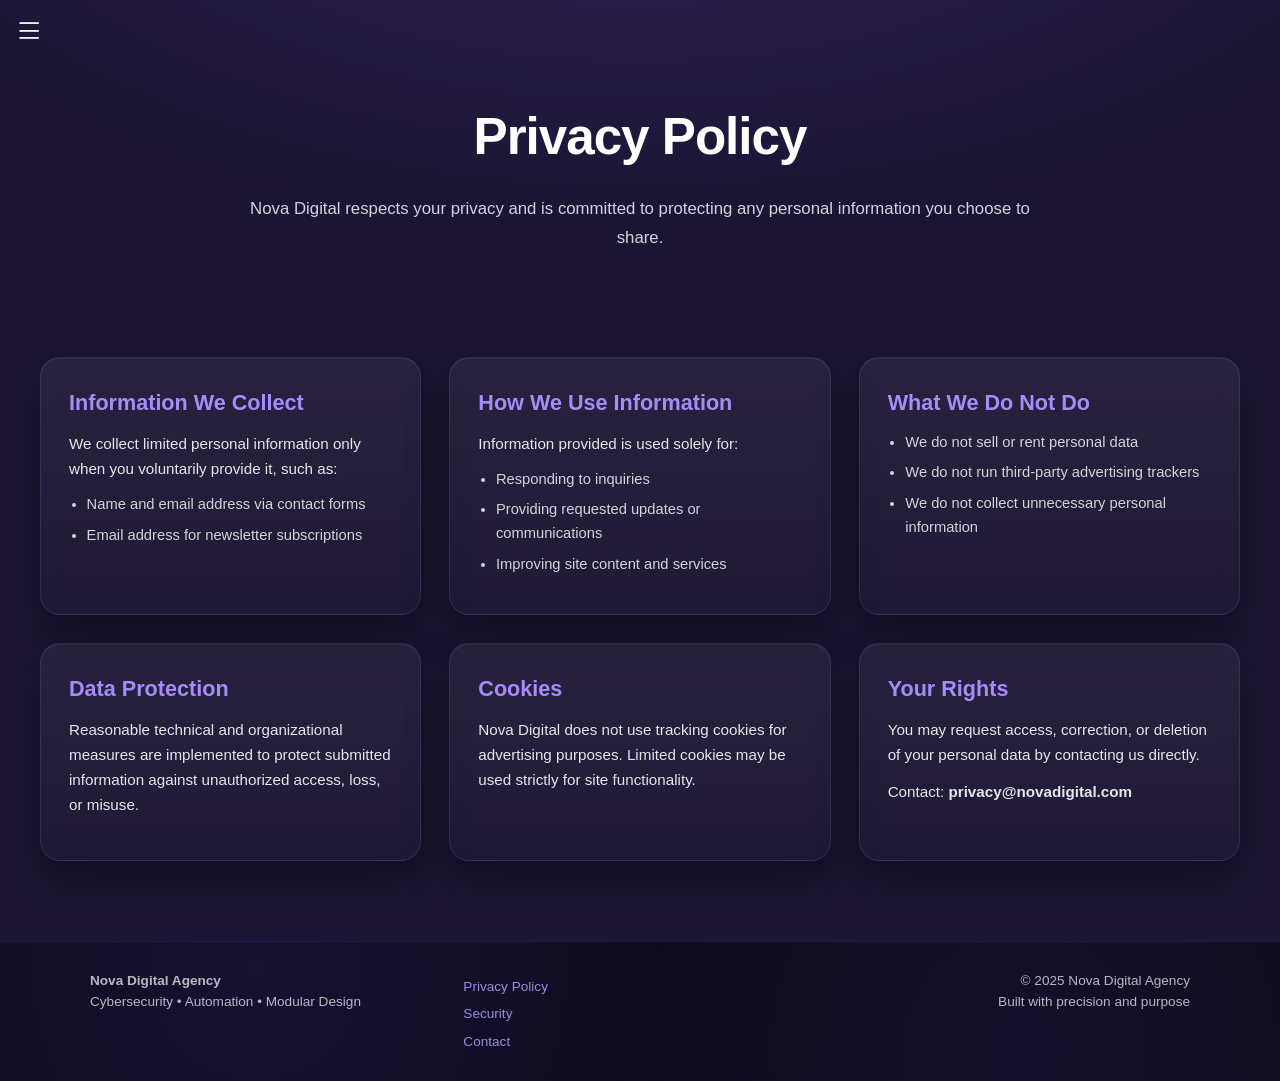
<file: sections/privacy.html>
<!DOCTYPE html>
<html lang="en">
<head>
  <meta charset="UTF-8" />
  <meta name="viewport" content="width=device-width, initial-scale=1.0" />
  <meta name="description" content="Nova Digital Privacy Policy — how we collect, use, and protect personal data." />
  <title>Privacy Policy — Nova Digital</title>
  <link rel="stylesheet" href="../assets/css/base.css">
  <link rel="stylesheet" href="../assets/css/sidebar.css">
  <link rel="stylesheet" href="../assets/css/style1.css">
  <link rel="stylesheet" href="https://cdn.jsdelivr.net/npm/bootstrap-icons/font/bootstrap-icons.css">
</head>

<body>
  <button
  id="toggleBtn"
  aria-label="Toggle menu"
  aria-expanded="false"
  aria-controls="sidebar">
  <i class="bi bi-list" aria-hidden="true"></i>
 </button>
  <nav id="sidebar" aria-label="Sidebar navigation">
  <ul>
    <li>
      <a href="../index.html#home"><i class="bi bi-house-door"></i> Home</a>
    </li>

    <li>
      <a href="about.html"><i class="bi bi-person"></i> About</a>
    </li>

    <li>
      <a href="services.html"><i class="bi bi-gear"></i> Services</a>
    </li>

    <li>
      <a href="projects.html"><i class="bi bi-kanban"></i> Projects</a>
    </li>

    <li>
      <a href="labs.html"><i class="bi bi-flask"></i> Labs</a>
    </li>

    <li>
      <a href="knowledge.html"><i class="bi bi-book"></i> Knowledge</a>
    </li>

    <li>
      <a href="contact.html"><i class="bi bi-envelope"></i> Contact </a>
    </li>
  </ul>
</nav>


<div id="backdrop"></div>

<main class="page">

  <!-- Page Hero -->
  <section class="page-hero">
    <h1 class="page-title">Privacy Policy</h1>
    <p class="page-intro">
      Nova Digital respects your privacy and is committed to protecting any
      personal information you choose to share.
    </p>
  </section>

  <!-- Page Content -->
  <section class="page-content">
    <div class="content-grid">

      <article class="content-card">
        <h2>Information We Collect</h2>
        <p>
          We collect limited personal information only when you voluntarily
          provide it, such as:
        </p>
        <ul>
          <li>Name and email address via contact forms</li>
          <li>Email address for newsletter subscriptions</li>
        </ul>
      </article>

      <article class="content-card">
        <h2>How We Use Information</h2>
        <p>
          Information provided is used solely for:
        </p>
        <ul>
          <li>Responding to inquiries</li>
          <li>Providing requested updates or communications</li>
          <li>Improving site content and services</li>
        </ul>
      </article>

      <article class="content-card">
        <h2>What We Do Not Do</h2>
        <ul>
          <li>We do not sell or rent personal data</li>
          <li>We do not run third-party advertising trackers</li>
          <li>We do not collect unnecessary personal information</li>
        </ul>
      </article>

      <article class="content-card">
        <h2>Data Protection</h2>
        <p>
          Reasonable technical and organizational measures are implemented to
          protect submitted information against unauthorized access, loss, or
          misuse.
        </p>
      </article>

      <article class="content-card">
        <h2>Cookies</h2>
        <p>
          Nova Digital does not use tracking cookies for advertising purposes.
          Limited cookies may be used strictly for site functionality.
        </p>
      </article>

      <article class="content-card">
        <h2>Your Rights</h2>
        <p>
          You may request access, correction, or deletion of your personal data
          by contacting us directly.
        </p>
        <p>
          Contact: <strong>privacy@novadigital.com</strong>
        </p>
      </article>

    </div>
  </section>

</main>

<footer class="site-footer">
  <div class="footer-inner">
    <div>
      <strong>Nova Digital Agency</strong>
      <p>Cybersecurity • Automation • Modular Design</p>
    </div>

    <div>
      <a href="privacy.html">Privacy Policy</a>
      <a href="security.html">Security</a>
      <a href="contact.html">Contact</a>
    </div>

    <div class="footer-meta">
      © 2025 Nova Digital Agency<br>
      Built with precision and purpose
    </div>
  </div>
</footer>

</body>
</html>
</file>
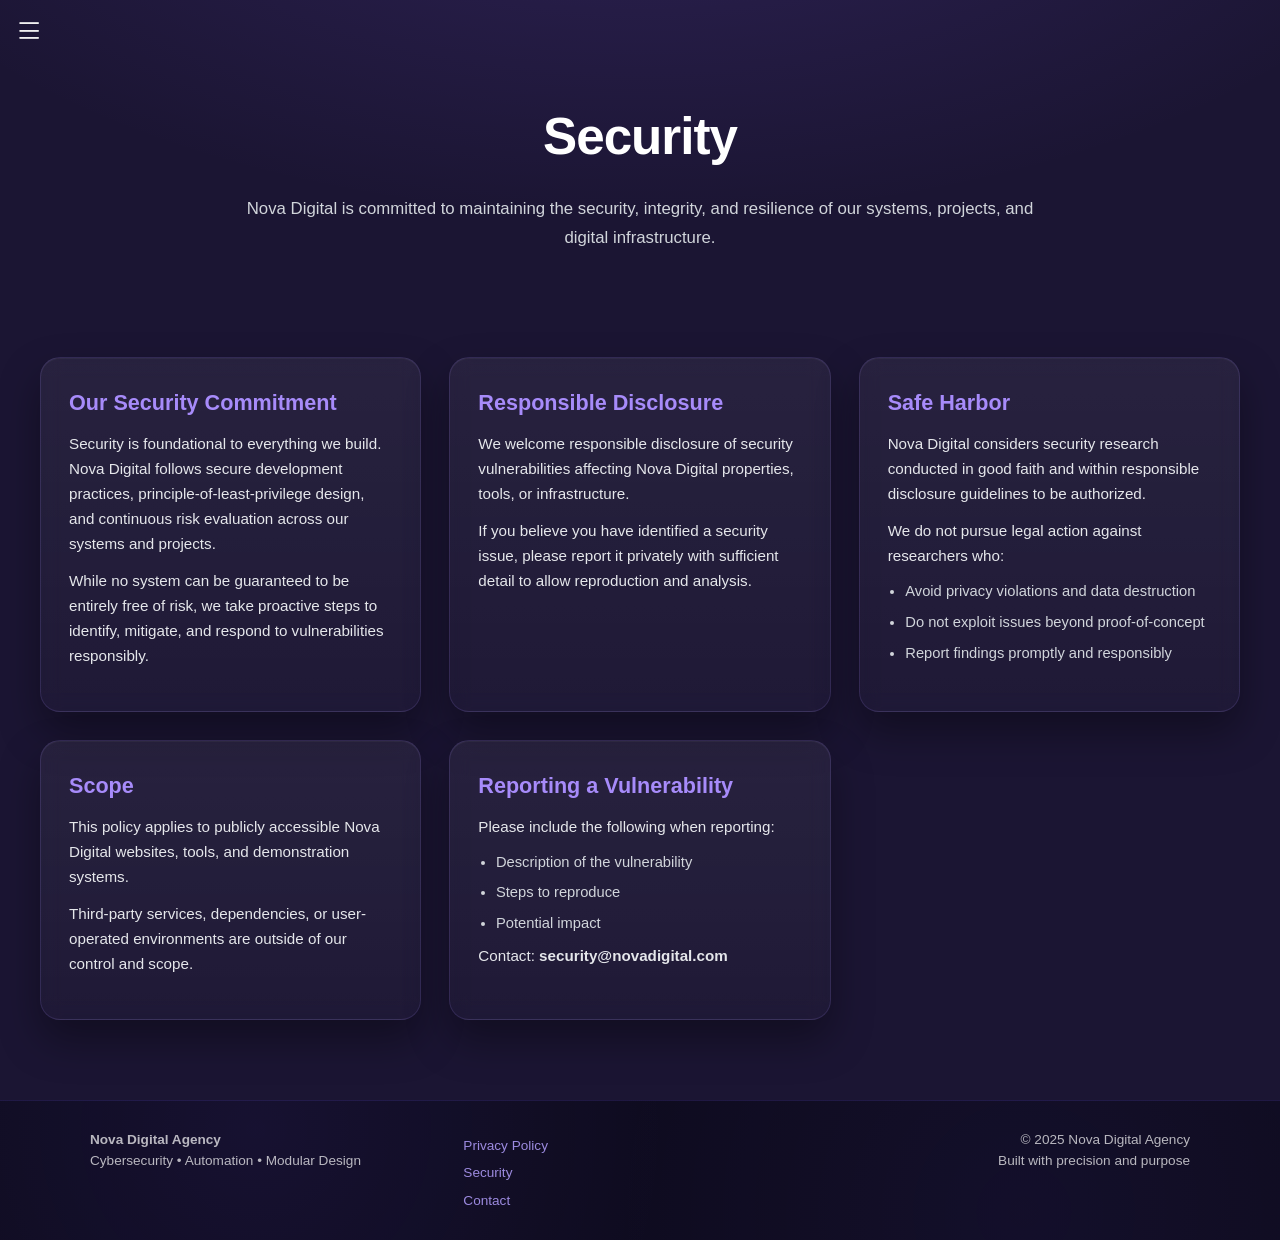
<file: sections/security.html>
<!DOCTYPE html>
<html lang="en">
<head>
  <meta charset="UTF-8" />
  <meta name="viewport" content="width=device-width, initial-scale=1.0" />
  <meta name="description" content="Nova Digital Security Policy — our commitment to protecting systems, users, and responsible disclosure." />
  <title>Security — Nova Digital</title>
  <link rel="stylesheet" href="../assets/css/base.css">
  <link rel="stylesheet" href="../assets/css/sidebar.css">
  <link rel="stylesheet" href="../assets/css/style1.css">
  <link rel="stylesheet" href="https://cdn.jsdelivr.net/npm/bootstrap-icons/font/bootstrap-icons.css">
</head>

<body>
  <button
  id="toggleBtn"
  aria-label="Toggle menu"
  aria-expanded="false"
  aria-controls="sidebar">
  <i class="bi bi-list" aria-hidden="true"></i>
 </button>
  <nav id="sidebar" aria-label="Sidebar navigation">
  <ul>
    <li>
      <a href="../index.html#home"><i class="bi bi-house-door"></i> Home</a>
    </li>

    <li>
      <a href="about.html"><i class="bi bi-person"></i> About</a>
    </li>

    <li>
      <a href="services.html"><i class="bi bi-gear"></i> Services</a>
    </li>

    <li>
      <a href="projects.html"><i class="bi bi-kanban"></i> Projects</a>
    </li>

    <li>
      <a href="labs.html"><i class="bi bi-flask"></i> Labs</a>
    </li>

    <li>
      <a href="knowledge.html"><i class="bi bi-book"></i> Knowledge</a>
    </li>

    <li>
      <a href="contact.html"><i class="bi bi-envelope"></i> Contact </a>
    </li>
  </ul>
</nav>


<div id="backdrop"></div>

<main class="page">

  <!-- Page Hero -->
  <section class="page-hero">
    <h1 class="page-title">Security</h1>
    <p class="page-intro">
      Nova Digital is committed to maintaining the security, integrity, and
      resilience of our systems, projects, and digital infrastructure.
    </p>
  </section>

  <!-- Page Content -->
  <section class="page-content">
    <div class="content-grid">

      <article class="content-card">
        <h2>Our Security Commitment</h2>
        <p>
          Security is foundational to everything we build. Nova Digital follows
          secure development practices, principle-of-least-privilege design, and
          continuous risk evaluation across our systems and projects.
        </p>
        <p>
          While no system can be guaranteed to be entirely free of risk, we take
          proactive steps to identify, mitigate, and respond to vulnerabilities
          responsibly.
        </p>
      </article>

      <article class="content-card">
        <h2>Responsible Disclosure</h2>
        <p>
          We welcome responsible disclosure of security vulnerabilities affecting
          Nova Digital properties, tools, or infrastructure.
        </p>
        <p>
          If you believe you have identified a security issue, please report it
          privately with sufficient detail to allow reproduction and analysis.
        </p>
      </article>

      <article class="content-card">
        <h2>Safe Harbor</h2>
        <p>
          Nova Digital considers security research conducted in good faith and
          within responsible disclosure guidelines to be authorized.
        </p>
        <p>
          We do not pursue legal action against researchers who:
        </p>
        <ul>
          <li>Avoid privacy violations and data destruction</li>
          <li>Do not exploit issues beyond proof-of-concept</li>
          <li>Report findings promptly and responsibly</li>
        </ul>
      </article>

      <article class="content-card">
        <h2>Scope</h2>
        <p>
          This policy applies to publicly accessible Nova Digital websites,
          tools, and demonstration systems.
        </p>
        <p>
          Third-party services, dependencies, or user-operated environments are
          outside of our control and scope.
        </p>
      </article>

      <article class="content-card">
        <h2>Reporting a Vulnerability</h2>
        <p>
          Please include the following when reporting:
        </p>
        <ul>
          <li>Description of the vulnerability</li>
          <li>Steps to reproduce</li>
          <li>Potential impact</li>
        </ul>
        <p>
          Contact: <strong>security@novadigital.com</strong>
        </p>
      </article>

    </div>
  </section>

</main>

<footer class="site-footer">
  <div class="footer-inner">
    <div>
      <strong>Nova Digital Agency</strong>
      <p>Cybersecurity • Automation • Modular Design</p>
    </div>

    <div>
      <a href="privacy.html">Privacy Policy</a>
      <a href="security.html">Security</a>
      <a href="contact.html">Contact</a>
    </div>

    <div class="footer-meta">
      © 2025 Nova Digital Agency<br>
      Built with precision and purpose
    </div>
  </div>
</footer>

</body>
</html>
</file>
<file: assets/css/base.css>
* {
  margin: 0;
  padding: 0;
  box-sizing: border-box;
}
* {
  -webkit-tap-highlight-color: transparent;
}
:root {
  --bg-light: #f0f0f0;
  --bg-dark: #333;
  --primary-color: #4a00e0;
  --secondary-color: #8e2de2;
  --sidebar-width: 220px;
  --section-bg: #0f172a;
  --section-text: #e5e7eb;
  --bg-main: radial-gradient(circle at top, #1a1435, #0b071a);
  --bg-card: rgba(255, 255, 255, 0.05);
  --text-main: #eae7ff;
  --text-muted: #b7b2ff;
  --accent: #7c5cff;
}
body {
  font-family: 'Poppins', 'Segoe UI', Arial, sans-serif;
  font-weight: 400;
  -webkit-font-smoothing: antialiased;
  -moz-osx-font-smoothing: grayscale;
  line-height: 1.6;
  background-color: #1b1533;
  transition: background 0.3s ease, color 0.3s ease;
  color: whitesmoke;
  height: auto;
  overflow-y: scroll;
  overflow-x: hidden;
}


/* =========================
   SHARED UTILITIES
========================= */

.section {
  padding: 5rem 1.5rem;
}

.section-title {
  font-size: 2.2rem;
  color: var(--accent);
  text-align: center;
  margin-bottom: 1rem;
}
</file>
<file: assets/css/sidebar.css>
@media (prefers-reduced-motion: reduce) {
  #sidebar,
  .content,
  #backdrop {
    transition: none !important;
  }
}

@media (max-width: 768px) {
  h1 {
    font-size: 2.2rem;
    line-height: 1.2;
  }

  h2 {
    font-size: 1.6rem;
  }

  p {
    font-size: 0.95rem;
    line-height: 1.6;
  }
}

@media (max-width: 768px) {
  .hero {
    min-height: auto;
    padding: 80px 20px 70px;
    text-align: center;
  }

  .hero button {
    width: 100%;
    max-width: 320px;
  }
}

@media (max-width: 768px) {
  #sidebar {
    width: 200px;
    left: -200px;
  }

  .content.shifted {
    margin-left: 0;
  }
}

@media (max-width: 768px) {
  .theme-toggle {
    top: 14px;
    right: 14px;
    font-size: 1.2rem;
  }
}

@media (prefers-reduced-motion: reduce) {
  * {
    transition: none !important;
  }
}


.sidebar-overlay {
  position: fixed;
  inset: 0;
  background: rgba(0,0,0,0.5);
  z-index: 900;
  opacity: 0;
  pointer-events: none;
  transition: opacity 0.3s ease;
}

.sidebar-overlay.active {
  opacity: 1;
  pointer-events: all;
}

@media (max-width: 768px) {
  .service-grid,
  .project-grid {
    grid-template-columns: 1fr;
    gap: 20px;
  }

  .service-card,
  .project-card {
    padding: 22px;
  }
}

@media (hover: none) {
  .service-card:active,
  .project-card:active,
  .contact-item:active {
    transform: scale(0.98);
    box-shadow: 0 0 0 2px rgba(124, 92, 255, 0.35);
  }
}

@media (max-width: 768px) {
  .contact-methods {
    width: 100%;
    padding: 0 10px;
  }

  .contact-item {
    text-align: left;
  }
}

@media (max-width: 768px) {
  .footer-inner {
    text-align: center;
  }

  .footer-meta {
    text-align: center;
    margin-top: 10px;
  }
}




/* Sidebar Styles */
#sidebar {
  position: fixed;
  top: 0;
  left: -220px;
  width: 220px;
  height: 79vh;
  background: var(--bg-dark);
  z-index: 1100; /* IMPORTANT */
  transition: left 0.3s ease;
}

#sidebar.active {
  left: 0;
}
 
#sidebar ul {
  list-style: none;
  margin: 0;
  padding: 0;
}
#sidebar li {
  border-bottom: 1px solid rgba(255,255,255,0.2);
}
#sidebar a {
  display: flex;
  align-items: center;
  padding: 18px 30px;
  color: #fff;
  text-decoration: none;
  font-weight: 600;
  transition:
    background 0.2s ease,
    transform 0.2s ease;
}
#sidebar a:hover {
  background: rgba(255,255,255,0.15);
  transform: translateX(4px);
}
#sidebar i {
  margin-right: 15px;
  font-size: 1.2em;
}
#sidebar svg {
  width: 18px;
  height: 18px;
}
/* Content Shift when Sidebar is Active */
#toggleBtn {
  position: fixed;
  top: 15px;
  left: 15px;
  background: transparent;
  border: none;
  font-size: 1.8em;
  color: var(--bg-light);
  cursor: pointer;
  z-index: 1200;
  transition: color 0.3s;
}
.content {
  margin-left: 0;
  transition: margin-left 0.3s ease;
}

/* desktop behavior */
@media (min-width: 768px) {
  .content.shifted {
    margin-left: var(--sidebar-width);
  }
}


/* Backdrop */
#backdrop {
  position: fixed;
  inset: 0;
  background: rgba(0,0,0,0.5);
  backdrop-filter: blur(2px);
  opacity: 0;
  pointer-events: none;
  transition: opacity 0.3s ease;
  z-index: 900;
}

#backdrop.active {
  opacity: 1;
  pointer-events: all;
}
</file>
<file: assets/css/style1.css>
/* ======================================================
   SECTION PAGES — GLOBAL STYLES (style1.css)
   ====================================================== */

/* Page wrapper */
.page {
  min-height: 100vh;
}

/* ======================================================
   PAGE HERO
   ====================================================== */

.page-hero {
  padding: clamp(4rem, 8vw, 6rem) 1.5rem 3rem;
  text-align: center;
  background:
    radial-gradient(
      1200px 600px at 50% -200px,
      rgba(138, 99, 255, 0.18),
      transparent 70%
    );
}

.page-title {
  font-size: clamp(2.4rem, 5vw, 3.2rem);
  font-weight: 700;
  letter-spacing: -0.02em;
  color: #ffffff;
  margin-bottom: 1rem;
}

.page-intro {
  max-width: 820px;
  margin: 0 auto;
  font-size: 1.05rem;
  line-height: 1.75;
  color: #d1d5db;
}

/* ======================================================
   PAGE CONTENT
   ====================================================== */

.page-content {
  padding: 3.5rem 1.5rem 5rem;
}

/* Grid system */
.content-grid {
  max-width: 1200px;
  margin: 0 auto;
  display: grid;
  grid-template-columns: repeat(auto-fit, minmax(280px, 1fr));
  gap: 1.75rem;
}

/* ======================================================
   CONTENT CARDS
   ====================================================== */

.content-card {
  position: relative;
  padding: 1.75rem 1.75rem 1.9rem;
  border-radius: 1.25rem;
  background:
    linear-gradient(
      180deg,
      rgba(255, 255, 255, 0.06),
      rgba(255, 255, 255, 0.02)
    );
  border: 1px solid rgba(167, 139, 250, 0.15);
  backdrop-filter: blur(10px);
  box-shadow:
    0 20px 40px rgba(0, 0, 0, 0.35),
    inset 0 1px 0 rgba(255, 255, 255, 0.04);
  transition:
    transform 0.25s ease,
    box-shadow 0.25s ease,
    border-color 0.25s ease;
}

.content-card:hover {
  transform: translateY(-6px);
  border-color: rgba(167, 139, 250, 0.35);
  box-shadow:
    0 30px 60px rgba(0, 0, 0, 0.45),
    0 0 0 1px rgba(167, 139, 250, 0.25);
}

/* Headings inside cards */
.content-card h2 {
  font-size: 1.35rem;
  margin-bottom: 0.65rem;
  color: #a78bfa;
}

.content-card h3 {
  margin-top: 1.1rem;
  font-size: 1.05rem;
  color: #c4b5fd;
}

/* Text */
.content-card p {
  font-size: 0.95rem;
  line-height: 1.65;
  color: #e5e7eb;
  margin-bottom: 0.75rem;
}

/* Lists */
.content-card ul {
  padding-left: 1.1rem;
  margin-top: 0.6rem;
}

.content-card li {
  font-size: 0.92rem;
  margin-bottom: 0.45rem;
  color: #d1d5db;
}

.content-card li strong {
  color: #f5f3ff;
  font-weight: 600;
}

/* ======================================================
   CTA BUTTON (shared across Labs / Projects / Contact)
   ====================================================== */

.card-cta {
  display: inline-block;
  margin-top: 1rem;
  padding: 0.55rem 1.25rem;
  border-radius: 999px;
  font-size: 0.85rem;
  font-weight: 600;
  text-decoration: none;
  color: #ffffff;
  background: linear-gradient(
    135deg,
    #7c3aed,
    #5b21b6
  );
  box-shadow:
    0 10px 25px rgba(124, 58, 237, 0.4);
  transition:
    transform 0.2s ease,
    box-shadow 0.2s ease,
    filter 0.2s ease;
}

.card-cta:hover {
  transform: translateY(-2px);
  filter: brightness(1.1);
  box-shadow:
    0 14px 35px rgba(124, 58, 237, 0.55);
}

/* ======================================================
   FORMS (Contact & Newsletter)
   ====================================================== */

.contact-form,
.newsletter-form {
  display: grid;
  gap: 0.9rem;
  margin-top: 1rem;
}

.contact-form label,
.newsletter-form label {
  font-size: 0.8rem;
  color: #cbd5f5;
  display: flex;
  flex-direction: column;
  gap: 0.35rem;
}

.contact-form input,
.contact-form textarea,
.newsletter-form input {
  background: rgba(15, 15, 30, 0.8);
  border: 1px solid rgba(167, 139, 250, 0.2);
  border-radius: 0.6rem;
  padding: 0.55rem 0.65rem;
  color: #ffffff;
  font-size: 0.85rem;
}

.contact-form input:focus,
.contact-form textarea:focus,
.newsletter-form input:focus {
  outline: none;
  border-color: rgba(167, 139, 250, 0.5);
  box-shadow: 0 0 0 2px rgba(167, 139, 250, 0.15);
}

/* ======================================================
   RESPONSIVE TWEAKS
   ====================================================== */

@media (max-width: 640px) {
  .page-content {
    padding-top: 2.5rem;
  }

  .content-card {
    padding: 1.5rem;
  }
}

/* Footer */
.site-footer {
  background: #0e0b1f;
  border-top: 1px solid rgba(124, 92, 255, 0.15);
  padding: 28px 20px;
  font-size: 0.85rem;
}
.contact,
.site-footer {
  background-image:
    radial-gradient(circle at 20% 20%, rgba(124,92,255,0.08), transparent 40%),
    radial-gradient(circle at 80% 80%, rgba(124,92,255,0.05), transparent 40%);
}
.footer-inner {
  max-width: 1100px;
  margin: auto;
  display: grid;
  grid-template-columns: repeat(auto-fit, minmax(220px, 1fr));
  gap: 20px;
  color: rgba(255, 255, 255, 0.7);
}
.site-footer a {
  display: block;
  color: rgba(180, 160, 255, 0.85);
  text-decoration: none;
  margin-top: 6px;
}
.site-footer a:hover {
  color: #fff;
}
.footer-meta {
  text-align: right;
}

@media (max-width: 768px) {
  h1 {
    font-size: 2.2rem;
    line-height: 1.2;
  }

  h2 {
    font-size: 1.6rem;
  }

  p {
    font-size: 0.95rem;
    line-height: 1.6;
  }
}

@media (max-width: 768px) {
  .hero {
    min-height: auto;
    padding: 80px 20px 70px;
    text-align: center;
  }

  .hero button {
    width: 100%;
    max-width: 320px;
  }
}

@media (max-width: 768px) {
  #sidebar {
    width: 200px;
    left: -200px;
  }

  .content.shifted {
    margin-left: 0;
  }
}

@media (max-width: 768px) {
  .theme-toggle {
    top: 14px;
    right: 14px;
    font-size: 1.2rem;
  }
}

@media (prefers-reduced-motion: reduce) {
  * {
    transition: none !important;
  }
}
@media (max-width: 768px) {
  .service-grid,
  .project-grid {
    grid-template-columns: 1fr;
    gap: 20px;
  }

  .service-card,
  .project-card {
    padding: 22px;
  }
}

@media (hover: none) {
  .service-card:active,
  .project-card:active,
  .contact-item:active {
    transform: scale(0.98);
    box-shadow: 0 0 0 2px rgba(124, 92, 255, 0.35);
  }
}

@media (max-width: 768px) {
  .contact-methods {
    width: 100%;
    padding: 0 10px;
  }

  .contact-item {
    text-align: left;
  }
}

@media (max-width: 768px) {
  .footer-inner {
    text-align: center;
  }

  .footer-meta {
    text-align: center;
    margin-top: 10px;
  }
}
</file>
